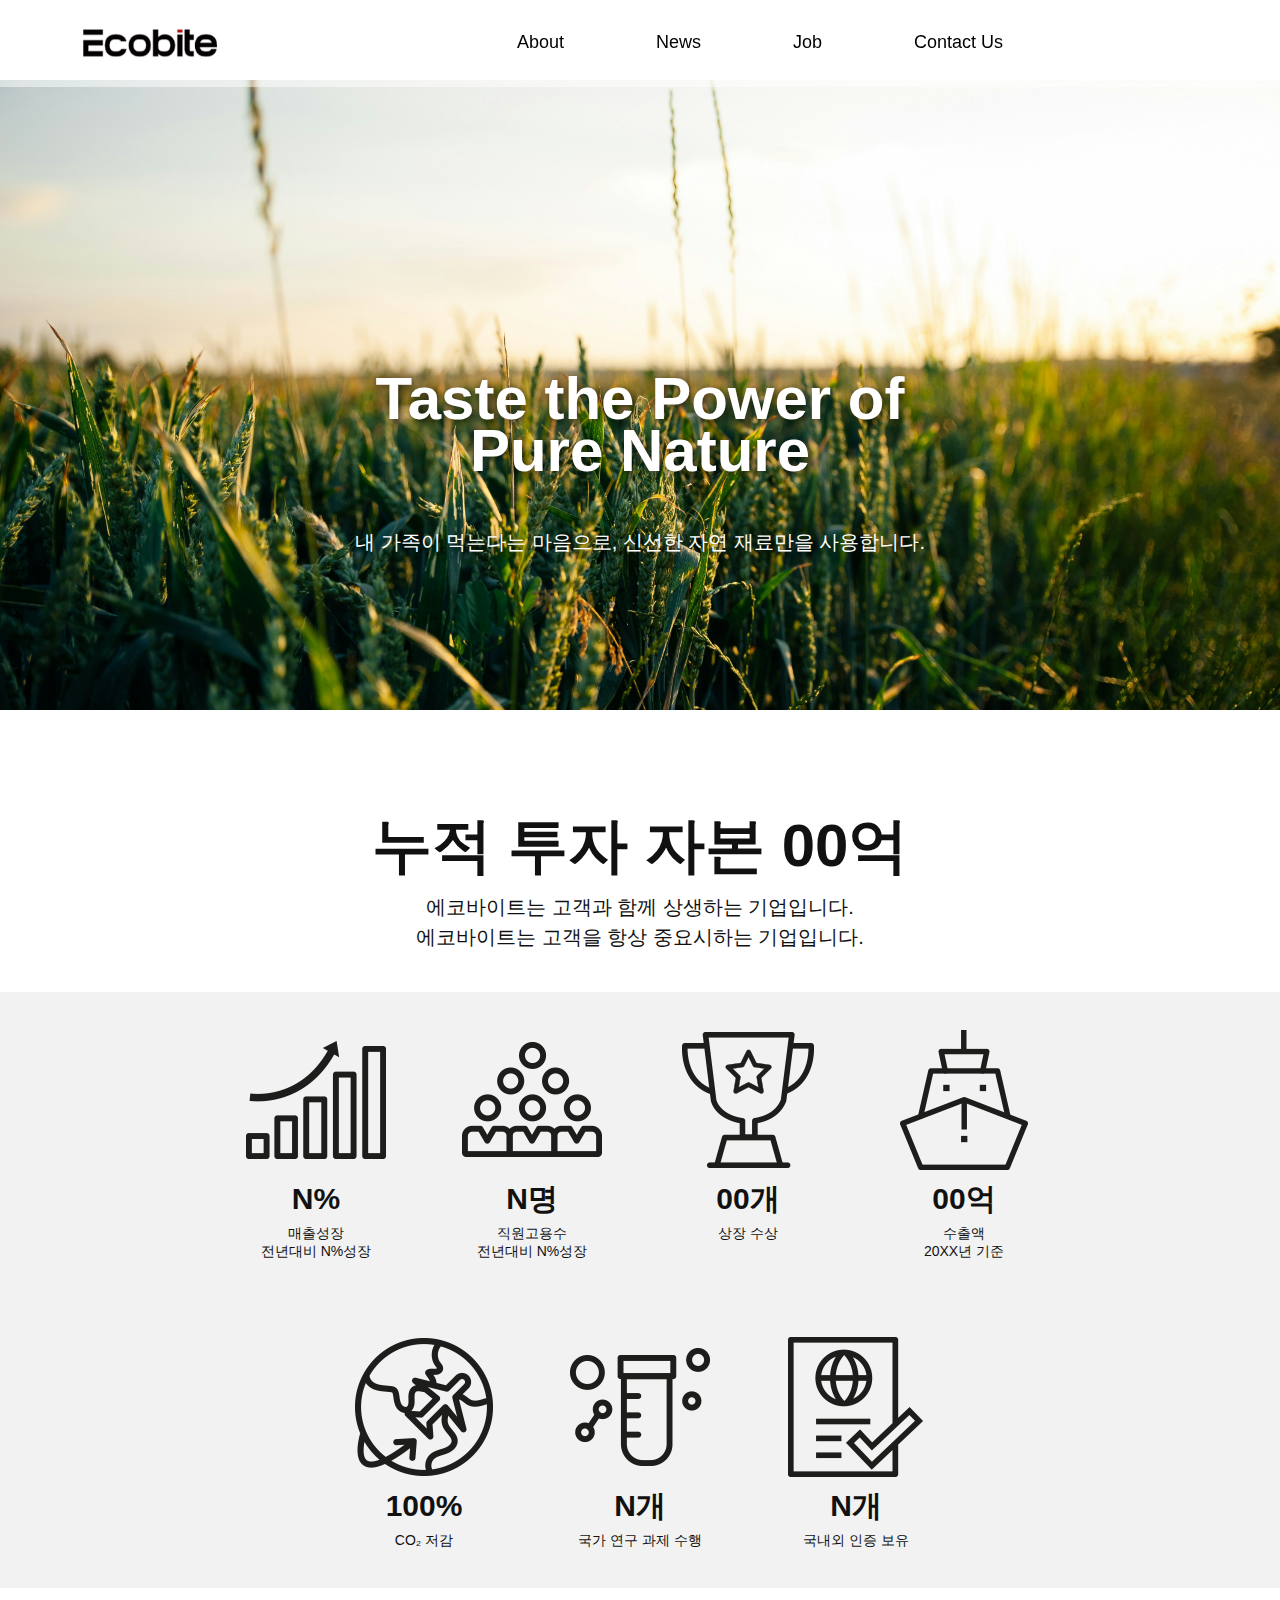
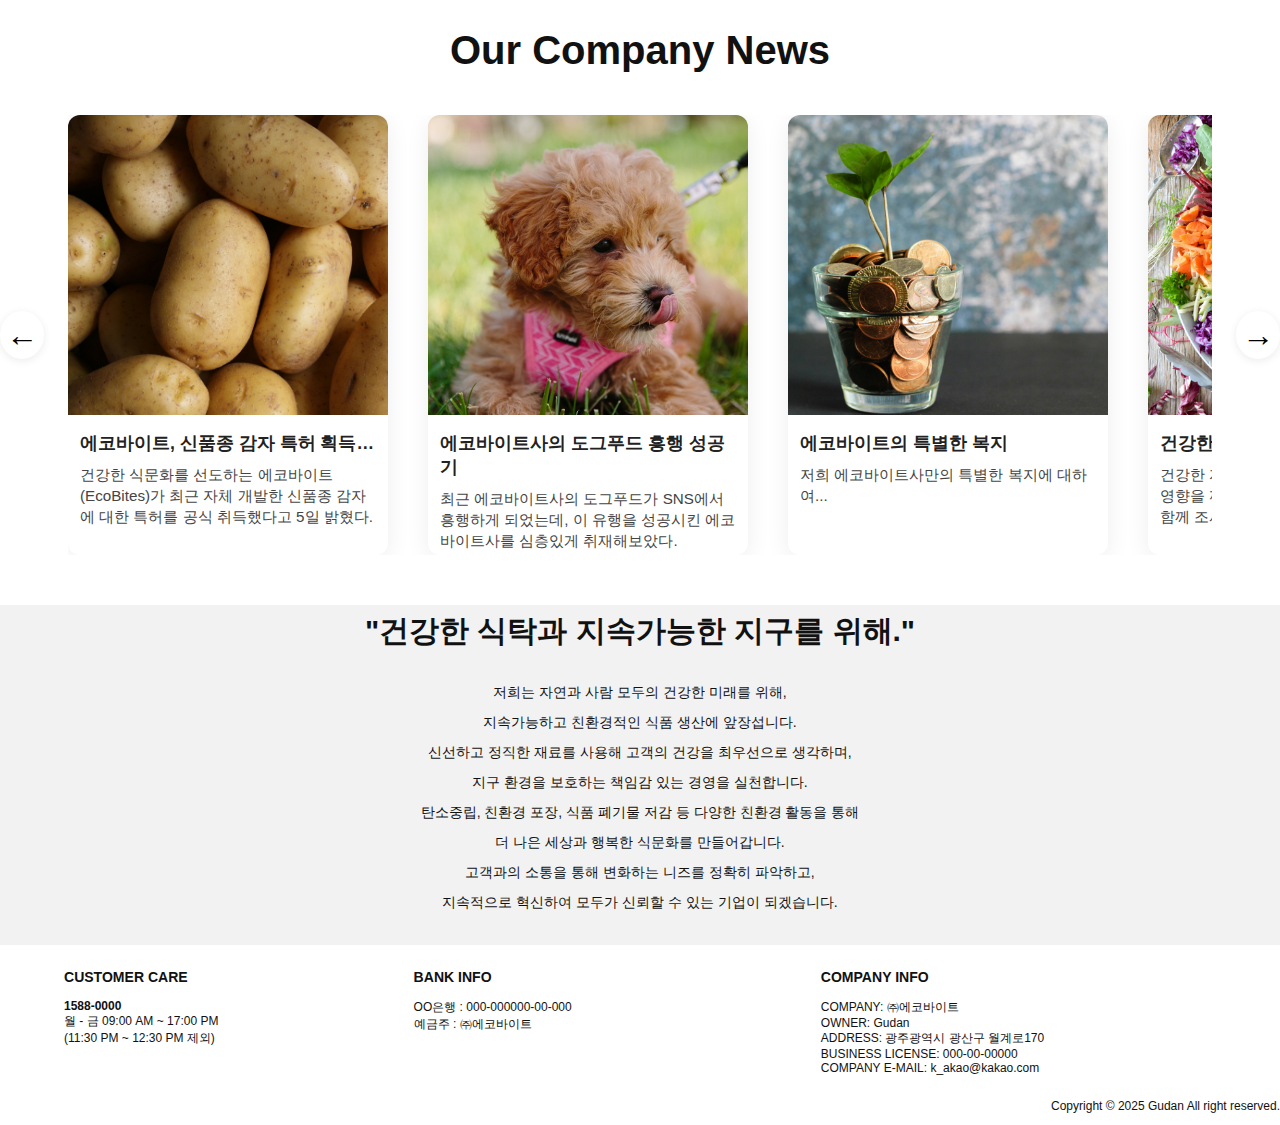
<file: index.html>
<!DOCTYPE html>
<html lang="en">
<head>   
    <meta charset="UTF-8">
    <meta name="viewport" content="width=device-width, initial-scale=1.0">
    <title>㈜에코바이트</title>
    <link rel="stylesheet" href="css/index.css">
    <!--<script src="/js/swiper.min.js"></script>-->
    <script src="js/index.js"></script>
    <script src="https://code.jquery.com/jquery-1.12.4.js"></script>
</head>
<body>
    <div id="header">
        <div class="header_sec01" id="comment_top">
            <a id="logo" class="logo logoup" href="index.html"></a>

            <div class="topmenu_area"><!-- 상단 메뉴 수정하는곳 -->
                <div class="1 category_menu "><a href="about.html">About</a>
    </div>
                <div class="2 category_menu "><a href="news.html">News</a>
    </div>
                <div class="4 category_menu"><a href="job.html">Job</a>
    </div>
                <div class="5 category_menu"><a href="contactus.html">Contact Us</a>
    </div>
            </div><!-- //topmenu_area -->
            <!-- 모바일 메뉴 -->
            <div class="mobile-menu">
                <a href="#none" class="mobile-menu__button">
                    <div class="hamburger" id="hamburgerBtn">
                        <span></span>
                        <span></span>
                        <span></span>
                      </div><!--<i class="fa fa-bars">|||</i>--></a>
            </div>

                <div class="mobile-overlay" id="mobileOverlay">
                    <div class="mobile-overlay__content">
                    <a href="#none" class="close-btn" id="closeOverlay">&times;</a>
                    <ul>
                      <li><a href="about.html">About</a></li>
                      <li><a href="news.html">News</a></li>
                      <li><a href="job.html">Job</a></li>
                      <li><a href="contactus.html">Contact Us</a></li>
                    </ul>
                </div></div>
            </div>
    </div>
    <div class="swiper-container swiper-container-horizontal">
        <div class="swiper-wrapper">
            <div class="swiper-slide swiper-slide-active">
                <div class="fade-img" id="imgA"></div>
                <div class="fade-img" id="imgB"></div>
                <div class="sliderText">
                    <h2>Taste the Power of Pure Nature</h2>
                    <p>내 가족이 먹는다는 마음으로, 신선한 자연 재료만을 사용합니다.</p>
                </div>
                
        </div>
    </div>
    <div class="main-box">
        <div class="investment">
            <div class="investment_text">
                <h2>누적 투자 자본 00억</h2>
                <p>에코바이트는 고객과 함께 상생하는 기업입니다.<br>에코바이트는 고객을 항상 중요시하는 기업입니다.</p>
            </div>
        </div>
        <div class="brand">
            <div class ="brand_1F">
                <div class="brand_img"><img src="img/fact1.png"><div class="brand_text">
                    <h3>N%</h3>매출성장<br>전년대비 N%성장
                </div></div>
                <div class="brand_img"><img src="img/fact2.png"><div class="brand_text">
                    <h3>N명</h3>직원고용수<br>전년대비 N%성장
                </div></div>
                <div class="brand_img"><img src="img/fact3.png"><div class="brand_text">
                    <h3>00개</h3>상장 수상
                </div></div>
                <div class="brand_img"><img src="img/fact4.png"><div class="brand_text">
                    <h3>00억</h3>수출액<br>20XX년 기준
                </div></div>
            </div>
            <div class ="brand_2F">
                <div class="brand_img"><img src="img/fact5.png"><div class="brand_text">
                    <h3>100%</h3>CO₂ 저감
                </div></div>
                <div class="brand_img"><img src="img/fact6.png"><div class="brand_text">
                    <h3>N개</h3>국가 연구 과제 수행
                </div></div>
                <div class="brand_img"><img src="img/fact7.png"><div class="brand_text">
                    <h3>N개</h3>국내외 인증 보유
                </div></div>
            </div>
            
    </div>
    <div class="news-carousel-section">
        <h1>Our Company News</h1>
        <div class="news-carousel-wrapper">
          <button class="carousel-arrow left" id="arrowLeft">&#8592;</button>
          <ul class="news-carousel" id="newsCarousel">
            <!-- 확장 -->
            <li class="brand_news"><a href="news.html?open=1" target="_blank">
                <img src="img/news1.jpg" class="img color">
                <div class="brands_description">
                  <h2>에코바이트, 신품종 감자 특허 획득…</h2>
                  <p>건강한 식문화를 선도하는 에코바이트(EcoBites)가 최근 자체 개발한 신품종 감자에 대한 특허를 공식 취득했다고 5일 밝혔다.</p>
                </div>
              </a></li>
            <li class="brand_news"><a href="news.html?open=2" target="_blank">
                <img src="img/news2.jpg" class="img color">
                <div class="brands_description">
                  <h2>에코바이트사의 도그푸드 흥행 성공기</h2>
                  <p>최근 에코바이트사의 도그푸드가 SNS에서 흥행하게 되었는데, 이 유행을 성공시킨 에코바이트사를 심층있게 취재해보았다.</p>
                </div>
              </a></li>
            <li class="brand_news"><a href="news.html?open=3" target="_blank">
                <img src="img/news3.jpg" class="img color">
                <div class="brands_description">
                  <h2>에코바이트의 특별한 복지</h2>
                  <p>저희 에코바이트사만의 특별한 복지에 대하여...</p>
                </div>
              </a></li>
              <li class="brand_news"><a href="news.html?open=4" target="_blank">
                <img src="img/news4.jpg" class="img color">
                <div class="brands_description">
                  <h2>건강한 음식이 몸을 건강하게 한다</h2>
                  <p>건강한 자연적인 음식이 사람의 몸에 어떠한 영향을 끼치는지에 대하여 에코바이트사와 함께 조사해보았다.</p>
                </div>
              </a></li>
            <li class="brand_news"><a href="news.html?open=5" target="_blank">
                <img src="img/news5.jpg" class="img color">
                <div class="brands_description">
                  <h2>에코바이트사 단기 수출액 N억 흑자 달성</h2>
                  <p>최근 에코바이트사의 제품이 SNS에서 흥행하여 해외로의 수출길에 올라 대한민국 최단기 N억 흑자 달성에 성공했다.</p>
                </div>
              </a></li>
            <li class="brand_news"><a href="news.html?open=6" target="_blank">
                <img src="img/news6.jpg" class="img color">
                <div class="brands_description">
                  <h2>에코바이트만의 특별한 작물 재배법</h2>
                  <p>에코바이트에서만 경험할수 있는 특별한 재배법을 이용하여 키운 작물로 만든 제품을 합리적인 가격으로 구매할수 있습니다.</p>
                </div>
              </a></li>
              <li class="brand_news"><a href="news.html?open=7" target="_blank">
                <img src="img/news6.jpg" class="img color">
                <div class="brands_description">
                    <h2>쓸거없어서 그냥만듬</h2>
                    <p>대충 아이디어 떨어졌다는건에 대하여...</p>
                </div>
              </a></li>
            <li class="brand_news"><a href="news.html?open=7" target="_blank">
                <img src="img/news6.jpg" class="img color">
                <div class="brands_description">
                    <h2>쓸거없어서 그냥만듬</h2>
                    <p>대충 아이디어 떨어졌다는건에 대하여...</p>
                </div>
              </a></li>
            <li class="brand_news"><a href="news.html?open=7" target="_blank">
                <img src="img/news6.jpg" class="img color">
                <div class="brands_description">
                    <h2>쓸거없어서 그냥만듬</h2>
                    <p>대충 아이디어 떨어졌다는건에 대하여...</p>
                </div>
              </a></li>
              <li class="brand_news"><a href="news.html?open=7" target="_blank">
                <img src="img/news6.jpg" class="img color">
                <div class="brands_description">
                    <h2>쓸거없어서 그냥만듬</h2>
                    <p>대충 아이디어 떨어졌다는건에 대하여...</p>
                </div>
              </a></li>
            <li class="brand_news"><a href="news.html?open=7" target="_blank">
                <img src="img/news6.jpg" class="img color">
                <div class="brands_description">
                    <h2>쓸거없어서 그냥만듬</h2>
                    <p>대충 아이디어 떨어졌다는건에 대하여...</p>
                </div>
              </a></li>
            <li class="brand_news"><a href="news.html?open=7" target="_blank">
                <img src="img/news6.jpg" class="img color">
                <div class="brands_description">
                    <h2>쓸거없어서 그냥만듬</h2>
                    <p>대충 아이디어 떨어졌다는건에 대하여...</p>
                </div>
              </a></li>
            
          </ul>
          <button class="carousel-arrow right" id="arrowRight">&#8594;</button>
        </div>
      </div>
      
      
    <div class="comment_box">
        <div class="comment_text">
            <h3>"건강한 식탁과 지속가능한 지구를 위해."</h3>
            <p>저희는 자연과 사람 모두의 건강한 미래를 위해,<br>
                지속가능하고 친환경적인 식품 생산에 앞장섭니다.<br>
                신선하고 정직한 재료를 사용해 고객의 건강을 최우선으로 생각하며,<br>
                지구 환경을 보호하는 책임감 있는 경영을 실천합니다.<br>
                탄소중립, 친환경 포장, 식품 폐기물 저감 등 다양한 친환경 활동을 통해<br>
                더 나은 세상과 행복한 식문화를 만들어갑니다.<br>
                고객과의 소통을 통해 변화하는 니즈를 정확히 파악하고,<br>
                지속적으로 혁신하여 모두가 신뢰할 수 있는 기업이 되겠습니다.</p>
        <br><br>
        </div>
    </div>

    <div class="contect_us">

            <div class="item-left">
                <h3>CUSTOMER CARE</h3>
                <p class="customerCare">
                    <strong>1588-0000</strong><br>월 - 금 09:00 AM ~ 17:00 PM<br>(11:30 PM ~ 12:30 PM 제외)</p>
            </div>
            <div class="item-right">
                <h3>BANK INFO</h3>
                <p>
                    OO은행 : 000-000000-00-000 <br>
                    예금주 : ㈜에코바이트
                </p>
            </div>

    <div class="item-center">
            <h3>COMPANY INFO</h3>
            <p>
                COMPANY: ㈜에코바이트<br>
                OWNER: Gudan<br>
                ADDRESS: 광주광역시 광산구 월계로170<br>
                BUSINESS LICENSE: 000-00-00000<br>
                COMPANY E-MAIL: k_akao@kakao.com
            </p>
        </div>
        
    </div>

    <div>
        <p class="copyright">Copyright © 2025 Gudan All right reserved.</p>
    </div>
    
</body>
</html>
</file>
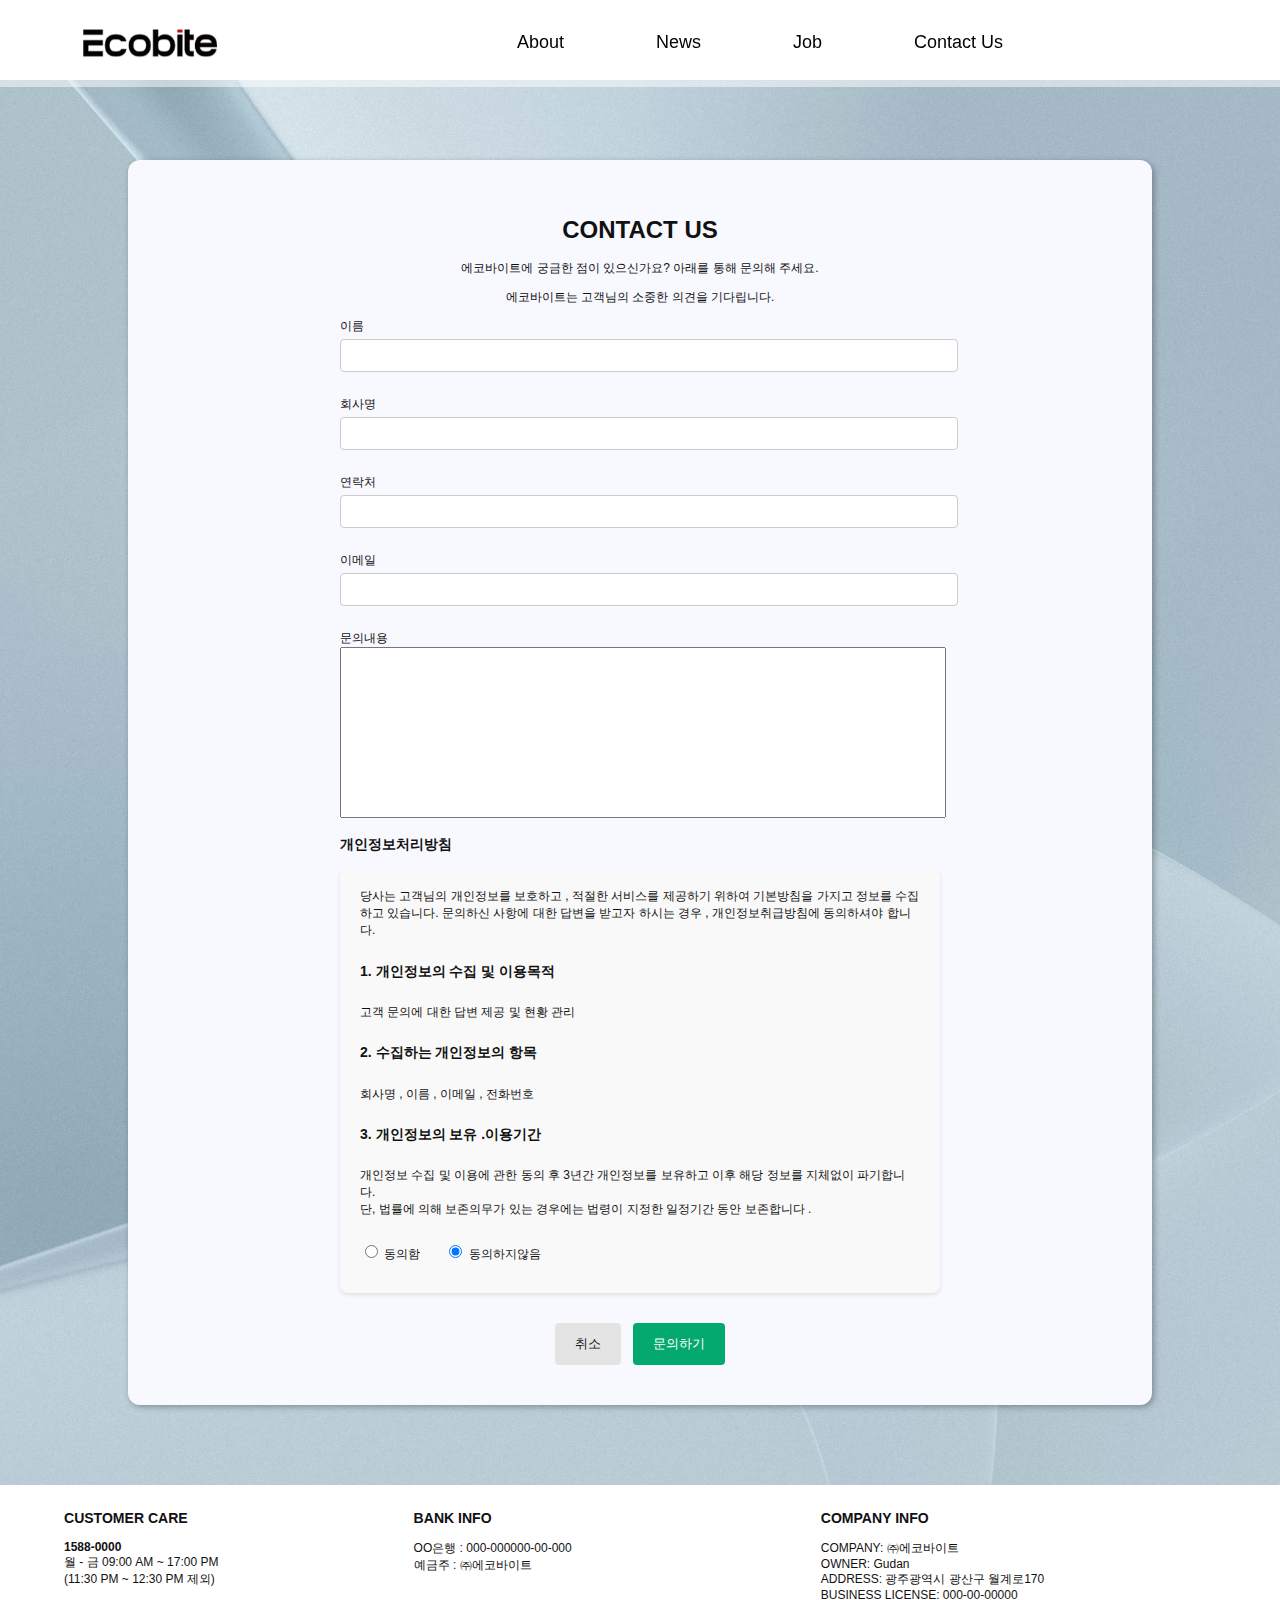
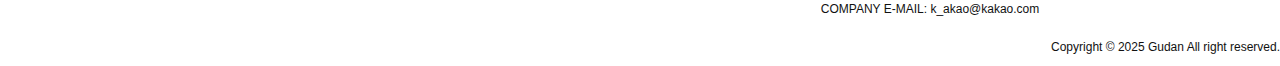
<file: contactus.html>
<!DOCTYPE html>
<html lang="en">
<head>   
    <meta charset="UTF-8">
    <meta name="viewport" content="width=device-width, initial-scale=1.0">
    <title>㈜에코바이트</title>
    <link rel="stylesheet" href="css/index.css">
    <link rel="stylesheet" href="css/contactus.css">
    <!--<script src="/js/swiper.min.js"></script>-->
    <script src="js/index.js"></script>
    <script src="https://code.jquery.com/jquery-1.12.4.js"></script>
    
</head>
<body>
    
    <div id="header">
        <div class="header_sec01" id="comment_top">
            <a id="logo" class="logo logoup" href="index.html"></a>

            <div class="topmenu_area"><!-- 상단 메뉴 수정하는곳 -->
                <div class="1 category_menu "><a href="about.html">About</a>
    </div>
                <div class="2 category_menu "><a href="news.html">News</a>
    </div>
                <div class="4 category_menu "><a href="job.html">Job</a>
    </div>
                <div class="5 category_menu"><a href="contactus.html">Contact Us</a>
    </div>
            </div><!-- //topmenu_area -->
            <!-- 모바일 메뉴 -->
            <div class="mobile-menu">
                <a href="#none" class="mobile-menu__button">
                    <div class="hamburger" id="hamburgerBtn">
                        <span></span>
                        <span></span>
                        <span></span>
                      </div><!--<i class="fa fa-bars">|||</i>--></a>
            </div>

                <div class="mobile-overlay" id="mobileOverlay">
                    <div class="mobile-overlay__content">
                    <a href="#none" class="close-btn" id="closeOverlay">&times;</a>
                    <ul>
                      <li><a href="about.html">About</a></li>
                      <li><a href="news.html">News</a></li>
                      <li><a href="job.html">Job</a></li>
                      <li><a href="contactus.html">Contact Us</a></li>
                    </ul>
                </div></div>
            </div>
    </div>
    <div class="contact_main">
        <div class="contact_title">
            
            <form id="contact-form">
                <h1>CONTACT US</h1>
                <p>에코바이트에 궁금한 점이 있으신가요? 아래를 통해 문의해 주세요.</p>
                <p>에코바이트는 고객님의 소중한 의견을 기다립니다.</p>
                <label>이름 <input type="text" name="name" required></label>
                <label>회사명 <input type="text" name="company"></label>
                <label>연락처 <input type="text" name="phone"></label>
                <label>이메일 <input type="email" name="email" required></label>
                <label>문의내용<textarea name="message" rows="6" required></textarea></label>
                <div class="privacy_policy_area">
                  <h3>개인정보처리방침</h3>
                  <div class="privacy_policy">
                    당사는 고객님의 개인정보를 보호하고 , 적절한 서비스를 제공하기 위하여 기본방침을 가지고 정보를 수집하고 있습니다. 문의하신 사항에 대한 답변을 받고자 하시는 경우 , 개인정보취급방침에 동의하셔야 합니다.
                    <br><h5>1. 개인정보의 수집 및 이용목적</h5>
                    고객 문의에 대한 답변 제공 및 현황 관리
                    <br><h5>2. 수집하는 개인정보의 항목</h5>
                    회사명 , 이름 , 이메일 , 전화번호
                    <br><h5>3. 개인정보의 보유 .이용기간</h5>
                    개인정보 수집 및 이용에 관한 동의 후 3년간 개인정보를 보유하고 이후 해당 정보를 지체없이 파기합니다.
                    <br>단, 법률에 의해 보존의무가 있는 경우에는 법령이 지정한 일정기간 동안 보존합니다 .
                    <div class="privacy_policy_check">
                        <label><input class="privacy_radio" type="radio" name="privacy" value="agree" required> 동의함</label>
                        <label><input class="privacy_radio" type="radio" name="privacy" value="disagree"checked> 동의하지않음</label>
                      </div>
                  </div>
                  
                </div>
                <div class="submit_area">
                    <button class="cancel" type="button" onclick=" location.href='index.html'">취소</button>
                    <button class="submit" type="button" id="submitBtn">문의하기</button>
                </div>
                
              </form>

        </div>
        </div>
    <div class="contect_us">

            <div class="item-left">
                <h3>CUSTOMER CARE</h3>
                <p class="customerCare">
                    <strong>1588-0000</strong><br>월 - 금 09:00 AM ~ 17:00 PM<br>(11:30 PM ~ 12:30 PM 제외)</p>
            </div>
            <div class="item-right">
                <h3>BANK INFO</h3>
                <p>
                    OO은행 : 000-000000-00-000 <br>
                    예금주 : ㈜에코바이트
                </p>
            </div>

    <div class="item-center">
            <h3>COMPANY INFO</h3>
            <p>
                COMPANY: ㈜에코바이트<br>
                OWNER: Gudan<br>
                ADDRESS: 광주광역시 광산구 월계로170<br>
                BUSINESS LICENSE: 000-00-00000<br>
                COMPANY E-MAIL: k_akao@kakao.com
            </p>
        </div>
        
    </div>

    <div>
        <p class="copyright">Copyright © 2025 Gudan All right reserved.</p>
    </div>
    <script src="js/cont.js"></script>
</body>
</html>
</file>
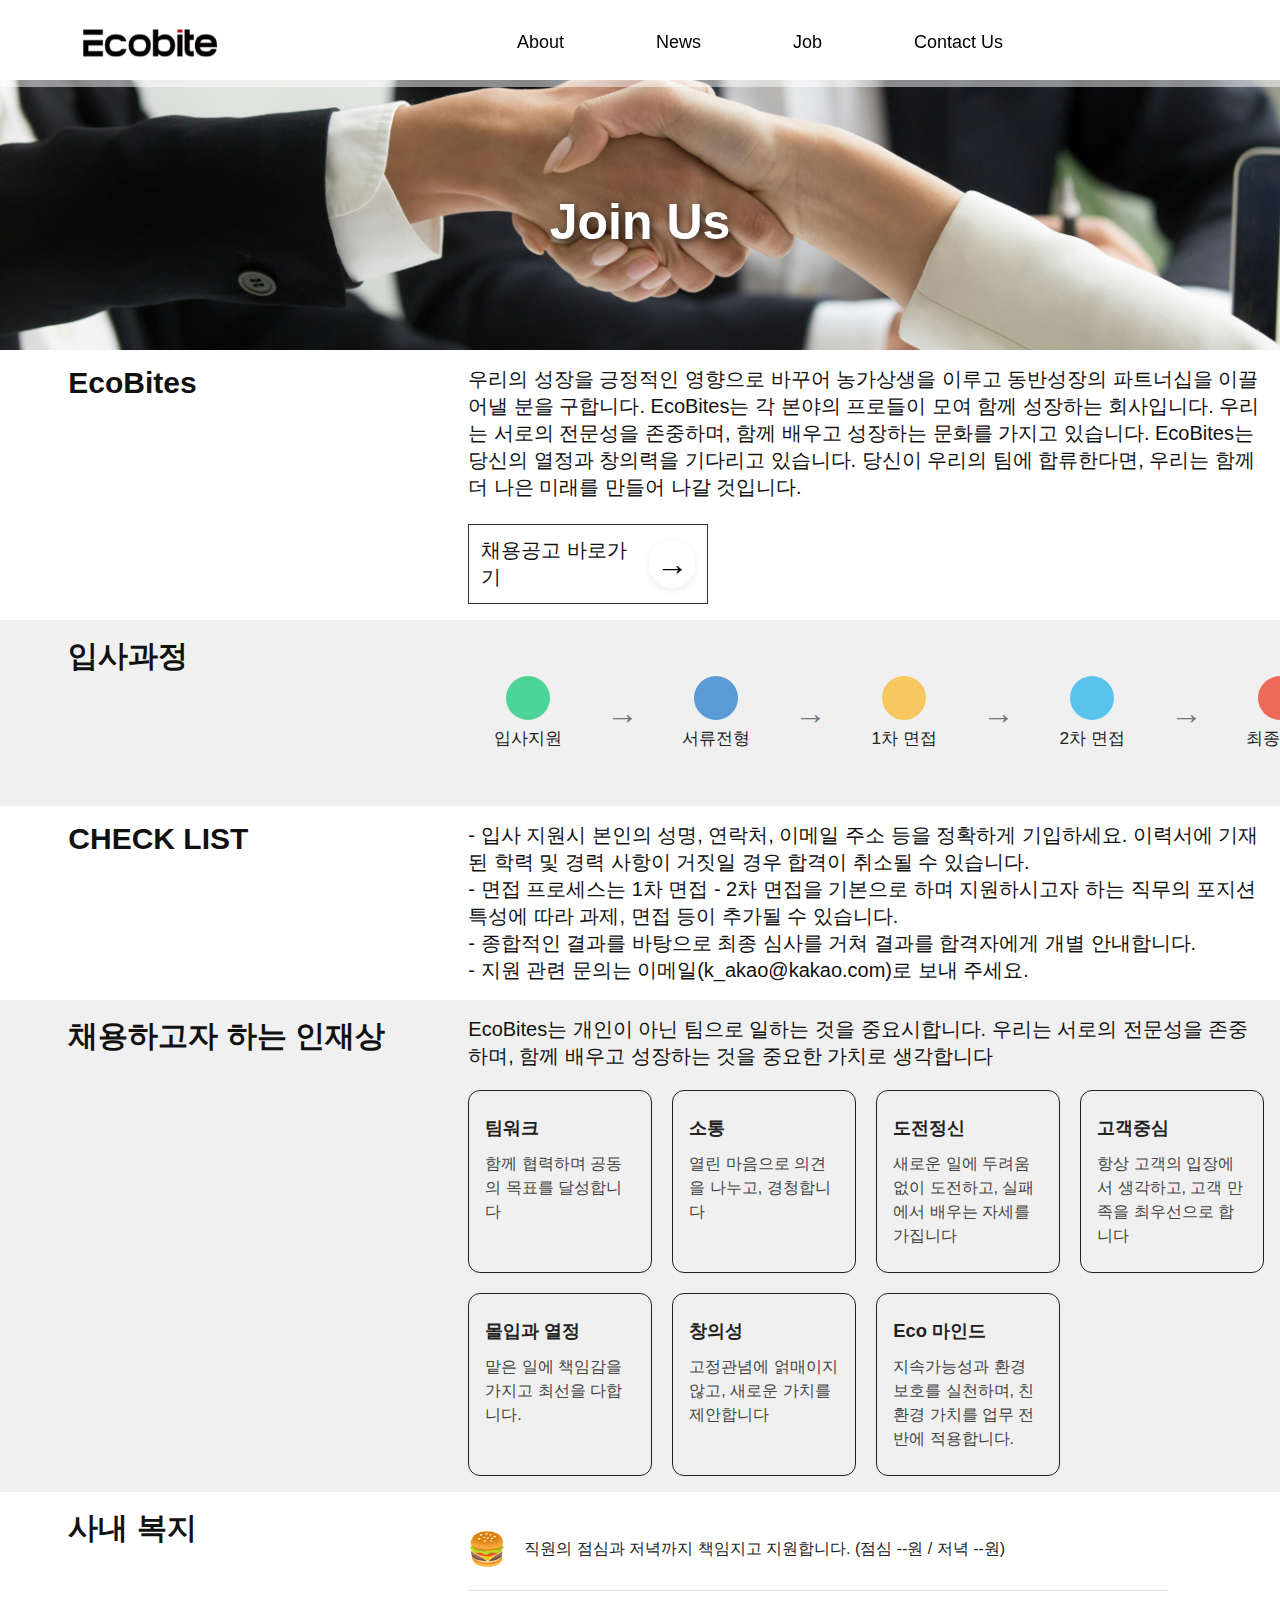
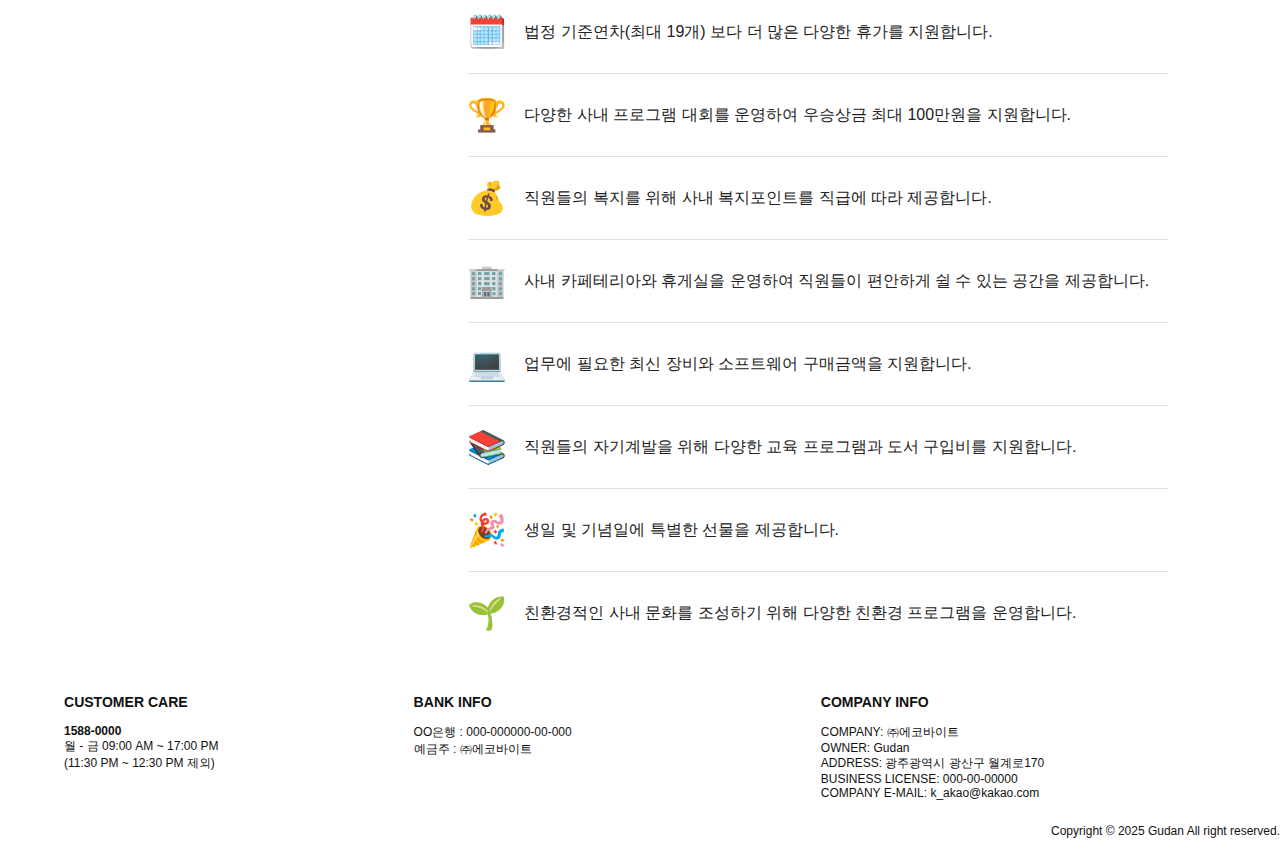
<file: job.html>
<!DOCTYPE html>
<html lang="en">
<head>   
    <meta charset="UTF-8">
    <meta name="viewport" content="width=device-width, initial-scale=1.0">
    <title>㈜에코바이트</title>
    <link rel="stylesheet" href="css/index.css">
    <link rel="stylesheet" href="css/job.css">
    <!--<script src="/js/swiper.min.js"></script>-->
    <script src="js/index.js"></script>
    <script src="https://code.jquery.com/jquery-1.12.4.js"></script>
</head>
<body>
    <div id="header">
        <div class="header_sec01" id="comment_top">
            <a id="logo" class="logo logoup" href="index.html"></a>

            <div class="topmenu_area"><!-- 상단 메뉴 수정하는곳 -->
                <div class="1 category_menu "><a href="about.html">About</a>
    </div>
                <div class="2 category_menu "><a href="news.html">News</a>
    </div>
                <div class="4 category_menu"><a href="job.html">Job</a>
    </div>
                <div class="5 category_menu"><a href="contactus.html">Contact Us</a>
    </div>
            </div><!-- //topmenu_area -->
            <!-- 모바일 메뉴 -->
            <div class="mobile-menu">
                <a href="#none" class="mobile-menu__button">
                    <div class="hamburger" id="hamburgerBtn">
                        <span></span>
                        <span></span>
                        <span></span>
                      </div><!--<i class="fa fa-bars">|||</i>--></a>
            </div>

                <div class="mobile-overlay" id="mobileOverlay">
                    <div class="mobile-overlay__content">
                    <a href="#none" class="close-btn" id="closeOverlay">&times;</a>
                    <ul>
                      <li><a href="about.html">About</a></li>
                      <li><a href="news.html">News</a></li>
                      <li><a href="job.html">Job</a></li>
                      <li><a href="contactus.html">Contact Us</a></li>
                    </ul>
                </div></div>
            </div>
    </div>
    <div class="top_padding"><h1>Join Us</h1></div>
        <div class="career">
            <div class="about_main_text">
                <div class="about_main_text_left">
                    EcoBites
                </div>
                <div class="about_main_text_right">
                    우리의 성장을 긍정적인 영향으로 바꾸어 농가상생을 이루고 동반성장의 파트너십을 이끌어낼 분을 구합니다. EcoBites는 각 본야의 프로들이 모여 함께 성장하는 회사입니다. 우리는 서로의 전문성을 존중하며, 함께 배우고 성장하는 문화를 가지고 있습니다. EcoBites는 당신의 열정과 창의력을 기다리고 있습니다. 당신이 우리의 팀에 합류한다면, 우리는 함께 더 나은 미래를 만들어 나갈 것입니다.
                    <br><br>
                    <a class="career_btn" href="https://www.notion.so/">채용공고 바로가기<button class="carousel-arrow right" id="arrowRight">&#8594;</button></a>
        
                </div>
        </div>
        <div class="about_main_text" id="ccbb">
            <div class="about_main_text_left">
                입사과정
            </div>
            <div class="about_main_text_right">
                <div class="timeline">
                    <div class="timeline-step">
                      <div class="timeline-icon" style="background:#4dd599;"></div>
                      <div class="timeline-label">입사지원</div>
                    </div>
                    <div class="timeline-arrow">→</div>
                    <div class="timeline-step">
                      <div class="timeline-icon" style="background:#5b9bd5;"></div>
                      <div class="timeline-label">서류전형</div>
                    </div>
                    <div class="timeline-arrow">→</div>
                    <div class="timeline-step">
                      <div class="timeline-icon" style="background:#f6c85f;"></div>
                      <div class="timeline-label">1차 면접</div>
                    </div>
                    <div class="timeline-arrow">→</div>
                    <div class="timeline-step">
                      <div class="timeline-icon" style="background:#5ac3ed;"></div>
                      <div class="timeline-label">2차 면접</div>
                    </div>
                    <div class="timeline-arrow">→</div>
                    <div class="timeline-step">
                      <div class="timeline-icon" style="background:#ed6a5a;"></div>
                      <div class="timeline-label">최종합격</div>
                    </div>
                  </div>
                  
                  </div>
                  
                  
    
            </div>
    </div>

    <div class="about_main_text">
        <div class="about_main_text_left">
            CHECK LIST
               </div>
        <div class="about_main_text_right">
            - 입사 지원시 본인의 성명, 연락처, 이메일 주소 등을 정확하게 기입하세요. 이력서에 기재된 학력 및 경력 사항이 거짓일 경우 합격이 취소될 수 있습니다.
            <br>
            - 면접 프로세스는 1차 면접 - 2차 면접을 기본으로 하며 지원하시고자 하는 직무의 포지션 특성에 따라 과제, 면접 등이 추가될 수 있습니다.
            <br>
            - 종합적인 결과를 바탕으로 최종 심사를 거쳐 결과를 합격자에게 개별 안내합니다.
            <br>
            - 지원 관련 문의는 이메일(k_akao@kakao.com)로 보내 주세요.

        </div>
</div>


<div class="about_main_text" id="ccbb">
    <div class="about_main_text_left">
        채용하고자 하는 인재상
           </div>
    <div class="about_main_text_right">
        EcoBites는 개인이 아닌 팀으로 일하는 것을 중요시합니다. 우리는 서로의 전문성을 존중하며, 함께 배우고 성장하는 것을 중요한 가치로 생각합니다
        <ul class="grid-list">
            <li class="grid-item">
              <span class="item-title">팀워크</span>
              <span class="item-desc">함께 협력하며 공동의 목표를 달성합니다</span>
            </li>
            <li class="grid-item">
              <span class="item-title">소통</span>
              <span class="item-desc">열린 마음으로 의견을 나누고, 경청합니다</span>
            </li>
            <li class="grid-item">
              <span class="item-title">도전정신</span>
              <span class="item-desc">새로운 일에 두려움 없이 도전하고, 실패에서 배우는 자세를 가집니다</span>
            </li>
            <li class="grid-item">
              <span class="item-title">고객중심</span>
              <span class="item-desc">항상 고객의 입장에서 생각하고, 고객 만족을 최우선으로 합니다</span>
            </li>
            <li class="grid-item">
              <span class="item-title">몰입과 열정</span>
              <span class="item-desc">맡은 일에 책임감을 가지고 최선을 다합니다.</span>
            </li>
            <li class="grid-item">
              <span class="item-title">창의성</span>
              <span class="item-desc">고정관념에 얽매이지 않고, 새로운 가치를 제안합니다</span>
            </li>
            <li class="grid-item">
              <span class="item-title">Eco 마인드</span>
              <span class="item-desc">지속가능성과 환경 보호를 실천하며, 친환경 가치를 업무 전반에 적용합니다.</span>
            </li>
          </ul>
          
    </div>
</div>


<div class="about_main_text">
    <div class="about_main_text_left">
        사내 복지
           </div>
    <div class="about_main_text_right">
        <ul class="benefit-list">
            <li>
              <span class="benefit-icon">🍔</span>
              <span class="benefit-text">직원의 점심과 저녁까지 책임지고 지원합니다. (점심 --원 / 저녁 --원)</span>
            </li>
            <li>
              <span class="benefit-icon">🗓️</span>
              <span class="benefit-text">법정 기준연차(최대 19개) 보다 더 많은 다양한 휴가를 지원합니다.</span>
            </li>
            <li>
              <span class="benefit-icon">🏆</span>
              <span class="benefit-text">다양한 사내 프로그램 대회를 운영하여 우승상금 최대 100만원을 지원합니다.</span>
            </li>
            <li>
                <span class="benefit-icon">💰</span>
                <span class="benefit-text">직원들의 복지를 위해 사내 복지포인트를 직급에 따라 제공합니다.</span>
              </li>

            <li>
                <span class="benefit-icon">🏢</span>
                <span class="benefit-text">사내 카페테리아와 휴게실을 운영하여 직원들이 편안하게 쉴 수 있는 공간을 제공합니다.</span>
            </li>
            <li>
                <span class="benefit-icon">💻</span>
                <span class="benefit-text">업무에 필요한 최신 장비와 소프트웨어 구매금액을 지원합니다.</span>
            </li>
            <li>
                <span class="benefit-icon">📚</span>
                <span class="benefit-text">직원들의 자기계발을 위해 다양한 교육 프로그램과 도서 구입비를 지원합니다.</span>
            </li>
            <li>
                <span class="benefit-icon">🎉</span>
                <span class="benefit-text">생일 및 기념일에 특별한 선물을 제공합니다.</span>
            </li>
            <li>
                <span class="benefit-icon">🌱</span>
                <span class="benefit-text">친환경적인 사내 문화를 조성하기 위해 다양한 친환경 프로그램을 운영합니다.</span>
            </li>
          </ul>
    </div>
</div>
            
        </div>

    <div class="contect_us">

            <div class="item-left">
                <h3>CUSTOMER CARE</h3>
                <p class="customerCare">
                    <strong>1588-0000</strong><br>월 - 금 09:00 AM ~ 17:00 PM<br>(11:30 PM ~ 12:30 PM 제외)</p>
            </div>
            <div class="item-right">
                <h3>BANK INFO</h3>
                <p>
                    OO은행 : 000-000000-00-000 <br>
                    예금주 : ㈜에코바이트
                </p>
            </div>

    <div class="item-center">
            <h3>COMPANY INFO</h3>
            <p>
                COMPANY: ㈜에코바이트<br>
                OWNER: Gudan<br>
                ADDRESS: 광주광역시 광산구 월계로170<br>
                BUSINESS LICENSE: 000-00-00000<br>
                COMPANY E-MAIL: k_akao@kakao.com
            </p>
        </div>
        
    </div>

    <div>
        <p class="copyright">Copyright © 2025 Gudan All right reserved.</p>
    </div>
</body>
</html>
</file>
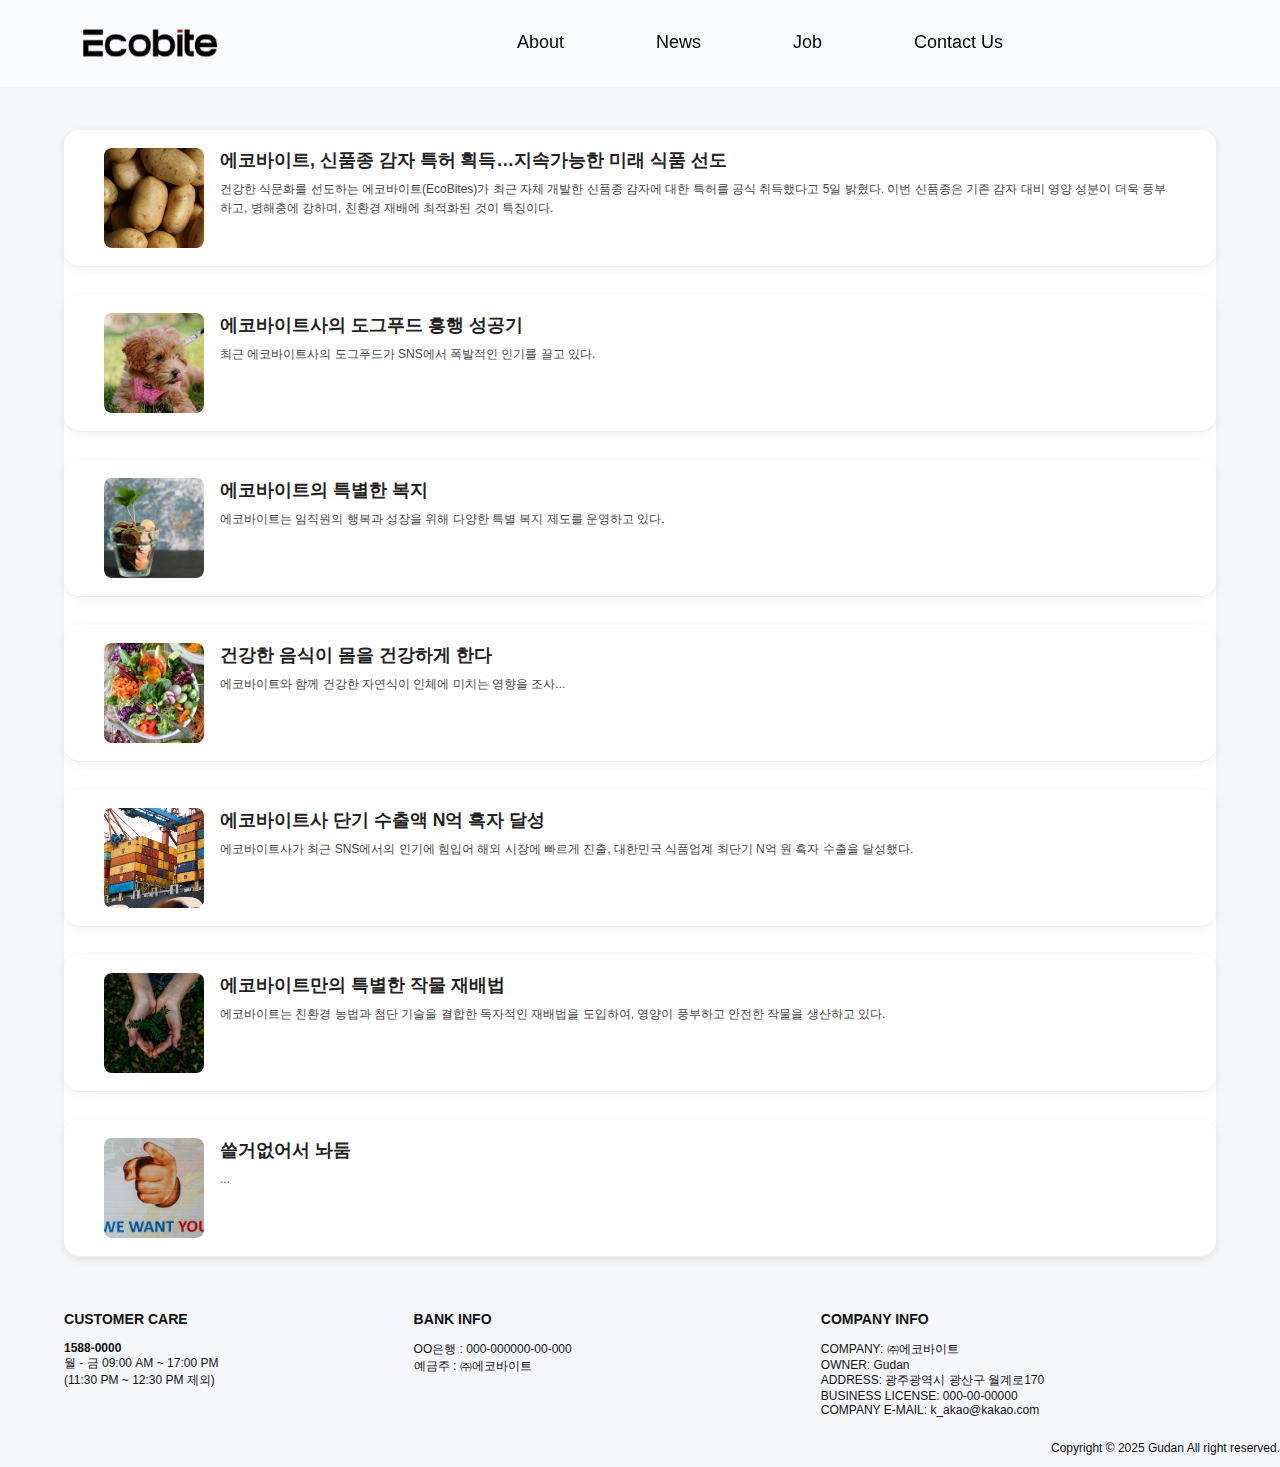
<file: news.html>
<!DOCTYPE html>
<html lang="en">
<head>   
    <meta charset="UTF-8">
    <meta name="viewport" content="width=device-width, initial-scale=1.0">
    <title>㈜에코바이트</title>
    <link rel="stylesheet" href="css/index.css">
    <link rel="stylesheet" href="css/news.css">
    <!--<script src="/js/swiper.min.js"></script>-->

</head>
<body>
    <div id="header">
        <div class="header_sec01" id="comment_top">
            <a id="logo" class="logo logoup" href="index.html"></a>

            <div class="topmenu_area"><!-- 상단 메뉴 수정하는곳 -->
                <div class="1 category_menu "><a href="about.html">About</a>
    </div>
                <div class="2 category_menu "><a href="news.html">News</a>
    </div>
                <div class="4 category_menu"><a href="job.html">Job</a>
    </div>
                <div class="5 category_menu"><a href="contactus.html">Contact Us</a>
    </div>
            </div><!-- //topmenu_area -->
            <!-- 모바일 메뉴 -->
            <div class="mobile-menu">
                <a href="#none" class="mobile-menu__button">
                    <div class="hamburger" id="hamburgerBtn">
                        <span></span>
                        <span></span>
                        <span></span>
                      </div><!--<i class="fa fa-bars">|||</i>--></a>
            </div>

                <div class="mobile-overlay" id="mobileOverlay">
                    <div class="mobile-overlay__content">
                    <a href="#none" class="close-btn" id="closeOverlay">&times;</a>
                    <ul>
                      <li><a href="about.html">About</a></li>
                      <li><a href="news.html">News</a></li>
                      <li><a href="job.html">Job</a></li>
                      <li><a href="contactus.html">Contact Us</a></li>
                    </ul>
                </div></div>
            </div>
    </div>
    <div class="top_padding"></div>
    <div>
    
        <ul class="news-list">
            <li class="news-item">
              <div class="news-link" data-news="1">
                <div class="news-thumb">
                  <img src="img/news1.jpg" alt="썸네일">
                </div>
                <div class="news-content">
                  <div class="news-title">에코바이트, 신품종 감자 특허 획득…지속가능한 미래 식품 선도</div>
                  <div class="news-description">
                    <p>건강한 식문화를 선도하는 에코바이트(EcoBites)가 최근 자체 개발한 신품종 감자에 대한 특허를 공식 취득했다고 5일 밝혔다. 이번 신품종은 기존 감자 대비 영양 성분이 더욱 풍부하고, 병해충에 강하며, 친환경 재배에 최적화된 것이 특징이다.</p>
                  </div>
                </div>
              </div>
              <div class="news-detail" id="news-detail-1">
                <div class="news-detail-inner">
                  <h4>에코바이트, 신품종 감자 특허 획득…지속가능한 미래 식품 선도</h4>
                  <div>
                    건강한 식문화를 선도하는 에코바이트(EcoBites)가 최근 자체 개발한 신품종 감자에 대한 특허를 공식 취득했다고 5일 밝혔다. 이번 신품종은 기존 감자 대비 영양 성분이 더욱 풍부하고, 병해충에 강하며, 친환경 재배에 최적화된 것이 특징이다.<br><br>
        에코바이트 연구진은 수년간의 교배와 선별 과정을 거쳐, 고품질의 맛과 식감을 유지하면서도 생산성과 저장성을 크게 높인 새로운 감자 품종 개발에 성공했다. 특히, 이 품종은 저탄소 농법과 유기농 재배에도 적합해 지속가능한 농업 실현에 한 걸음 더 다가섰다는 평가를 받고 있다.<br><br>
        에코바이트 관계자는 “이번 특허 획득은 건강과 환경을 모두 생각하는 에코바이트의 R&D 역량을 보여주는 성과”라며 “앞으로도 혁신적인 식품 개발로 모두의 건강한 식탁을 만들어가겠다”고 밝혔다.<br><br>
        이번 신품종 감자는 향후 에코바이트의 다양한 건강식 제품에 활용될 예정이며, 국내외 시장 진출도 적극 추진할 계획이다.
                  </div>
                </div>
              </div>
            </li>
            <!-- 추가 뉴스 항목 -->
            <li class="news-item">
              <div class="news-link" data-news="2">
                <div class="news-thumb">
                  <img src="img/news2.jpg" alt="썸네일">
                </div>
                <div class="news-content">
                  <div class="news-title">에코바이트사의 도그푸드 흥행 성공기</div>
                  <div class="news-description">
                    <p>최근 에코바이트사의 도그푸드가 SNS에서 폭발적인 인기를 끌고 있다.</p>
                  </div>
                </div>
              </div>
              <div class="news-detail" id="news-detail-2">
                <div class="news-detail-inner">
                  <h4>에코바이트사의 도그푸드 흥행 성공기</h4>
                  최근 에코바이트사의 도그푸드가 SNS에서 폭발적인 인기를 끌고 있다.<br><br>신선한 원료와 친환경 제조 공정, 그리고 반려견의 건강을 최우선으로 한 레시피가 입소문을 타며, 많은 소비자와 반려견 커뮤니티에서 화제가 되고 있다.<br><br>에코바이트는 업사이클링 채소 펄프와 지속가능한 단백질 등 차별화된 원료를 사용해 환경 보호와 영양을 모두 잡았다는 평가를 받고 있다.<br><br>이 유행의 중심에서 에코바이트는 트렌드에 민감한 소비자와 소통하며, 건강한 반려동물 문화를 선도하고 있다.
                </div>
              </div>
            </li>
            <!---->
            <li class="news-item">
                <div class="news-link" data-news="3">
                  <div class="news-thumb">
                    <img src="img/news3.jpg" alt="썸네일">
                  </div>
                  <div class="news-content">
                    <div class="news-title">에코바이트의 특별한 복지</div>
                    <div class="news-description">
                      <p>에코바이트는 임직원의 행복과 성장을 위해 다양한 특별 복지 제도를 운영하고 있다.</p>
                    </div>
                  </div>
                </div>
                <div class="news-detail" id="news-detail-3">
                  <div class="news-detail-inner">
                    <h4>에코바이트는 임직원의 행복과 성장을 위해 다양한 특별 복지 제도를 운영하고 있다.</h4>
                    에코바이트는 임직원의 행복과 성장을 위해 다양한 특별 복지 제도를 운영하고 있다.<br><br>유연근무제와 재택근무, 건강검진 및 심리상담 지원, 친환경 사내 식당 운영 등 직원들의 웰빙을 위한 복지가 마련되어 있다. 또한, 지역 농가와 연계한 신선식품 제공, 가족 돌봄 휴가 등 사회적 가치 실현에도 앞장서고 있다.<br><br>에코바이트만의 차별화된 복지는 임직원 만족도를 높이고, 건강한 기업문화를 만들어가고 있다.
                    </p>
                  </div>
                </div>
              </li>
              <!---->
              <li class="news-item">
                <div class="news-link" data-news="4">
                  <div class="news-thumb">
                    <img src="img/news4.jpg" alt="썸네일">
                  </div>
                  <div class="news-content">
                    <div class="news-title">건강한 음식이 몸을 건강하게 한다</div>
                    <div class="news-description">
                      <p>에코바이트와 함께 건강한 자연식이 인체에 미치는 영향을 조사...</p>
                    </div>
                  </div>
                </div>
                <div class="news-detail" id="news-detail-4">
                  <div class="news-detail-inner">
                    <h4>건강한 음식이 몸을 건강하게 한다</h4>
                    에코바이트와 함께 건강한 자연식이 인체에 미치는 영향을 조사한 결과, 신선한 채소와 과일, 가공되지 않은 식품이 면역력 증진과 만성질환 예방에 긍정적인 효과를 주는 것으로 나타났다.<br><br>실제로 에코바이트의 식단을 경험한 고객들은 에너지 증가, 소화 개선, 전반적인 건강 상태 향상을 체감하고 있다.<br><br>전문가들은 "진짜 음식이 건강을 지킨다"며, 에코바이트의 철학이 현대인들에게 꼭 필요한 변화임을 강조했다.
                  </div>
                </div>
              </li>
              <!---->
              <li class="news-item">
                <div class="news-link" data-news="5">
                  <div class="news-thumb">
                    <img src="img/news5.jpg" alt="썸네일">
                  </div>
                  <div class="news-content">
                    <div class="news-title">에코바이트사 단기 수출액 N억 흑자 달성</div>
                    <div class="news-description">
                      <p>에코바이트사가 최근 SNS에서의 인기에 힘입어 해외 시장에 빠르게 진출, 대한민국 식품업계 최단기 N억 원 흑자 수출을 달성했다.</p>
                    </div>
                  </div>
                </div>
                <div class="news-detail" id="news-detail-5">
                  <div class="news-detail-inner">
                    <h4>에코바이트사 단기 수출액 N억 흑자 달성</h4>
                    에코바이트사가 최근 SNS에서의 인기에 힘입어 해외 시장에 빠르게 진출, 대한민국 식품업계 최단기 N억 원 흑자 수출을 달성했다.<br><br>친환경 원료와 혁신적인 제품력, 그리고 글로벌 트렌드에 맞춘 마케팅 전략이 주효했다는 평가다.<br><br>에코바이트는 앞으로도 지속적으로 해외 시장을 확대하며, K-푸드의 새로운 가능성을 열어가겠다는 포부를 밝혔다.
                  </div>
                </div>
              </li>
              <!---->
              <li class="news-item">
                <div class="news-link" data-news="6">
                  <div class="news-thumb">
                    <img src="img/news6.jpg" alt="썸네일">
                  </div>
                  <div class="news-content">
                    <div class="news-title">에코바이트만의 특별한 작물 재배법</div>
                    <div class="news-description">
                      <p>에코바이트는 친환경 농법과 첨단 기술을 결합한 독자적인 재배법을 도입하여, 영양이 풍부하고 안전한 작물을 생산하고 있다.</p>
                    </div>
                  </div>
                </div>
                <div class="news-detail" id="news-detail-6">
                  <div class="news-detail-inner">
                    <h4>에코바이트만의 특별한 작물 재배법</h4>
                    에코바이트는 친환경 농법과 첨단 기술을 결합한 독자적인 재배법을 도입하여, 영양이 풍부하고 안전한 작물을 생산하고 있다.<br><br>수경재배, 스마트팜, 다품종 순환재배 등 다양한 혁신 기술을 활용해 토양과 수자원을 보호하며, 소비자에게 합리적인 가격으로 고품질 식품을 제공한다.<br><br>이러한 노력이 에코바이트 제품의 신뢰도와 경쟁력을 높이고 있다.
                  </div>
                </div>
              </li>
              <!---->
              <li class="news-item">
                <div class="news-link" data-news="7">
                  <div class="news-thumb">
                    <img src="img/join.jpg" alt="썸네일">
                  </div>
                  <div class="news-content">
                    <div class="news-title">쓸거없어서 놔둠</div>
                    <div class="news-description">
                      <p>...</p>
                    </div>
                  </div>
                </div>
                <div class="news-detail" id="news-detail-7">
                  <div class="news-detail-inner">
                    <h4>쓸게없다</h4>
                    ...
                  </div>
                </div>
              </li>
              <!---->
          </ul>
    
    </div>

    <div class="contect_us">

            <div class="item-left">
                <h3>CUSTOMER CARE</h3>
                <p class="customerCare">
                    <strong>1588-0000</strong><br>월 - 금 09:00 AM ~ 17:00 PM<br>(11:30 PM ~ 12:30 PM 제외)</p>
            </div>
            <div class="item-right">
                <h3>BANK INFO</h3>
                <p>
                    OO은행 : 000-000000-00-000 <br>
                    예금주 : ㈜에코바이트
                </p>
            </div>

    <div class="item-center">
            <h3>COMPANY INFO</h3>
            <p>
                COMPANY: ㈜에코바이트<br>
                OWNER: Gudan<br>
                ADDRESS: 광주광역시 광산구 월계로170<br>
                BUSINESS LICENSE: 000-00-00000<br>
                COMPANY E-MAIL: k_akao@kakao.com
            </p>
        </div>
        
    </div>

    <div>
        <p class="copyright">Copyright © 2025 Gudan All right reserved.</p>
    </div>
    <script src="js/index.js"></script>
    <script src="js/news.js"></script>
</body>
</html>
</file>
<file: css/index.css>
#header {
    width: 100%;
    position: fixed;
    top: 0;
    left: 0;
    z-index: 1001;
    margin: 0 auto;
    border: 0;
  }
body{
  margin: 0;;
}
.logo {
    position: fixed;
    top: 0;
    left: 0;
    flex: 0 0 300px;
    width: 300px;
    height: 85px;
    background-size: contain;
    margin-right: 40px; /* 메뉴와 간격 */
    background-repeat: no-repeat; /* 추가! */
    background-position: center center;
}
.logoup {
    background-image: url(../img/logo2.png);
}
.logodown {
    background-image: url(../img/logo.png);
}
div {
    display: block;
    unicode-bidi: isolate;
}

.container-grid {
    display: flex;
    padding-left: calc((100% - 1200px) / 2);
    padding-right: calc((100% - 1200px) / 2);
}
.cboth:after {
    content: " ";
    display: block;
    clear: both;
}

.header_sec01 {
  position: fixed;
  top: 0;
  left: 0;
  width: 100%;
  z-index: 10;
    min-height: 85px;
    align-items: center;
    background-color: rgba(255, 255, 255, 0.5);
    display: flex;
    flex: 1;
    justify-content: space-between;
    transition: all 0.5s ease;
}
.cboth {
    clear: both;
}
.header__logo {
    position: fixed;
    width: 25%;
    height: 10%;
}

body, code {
    font: 0.75em "Poppins", "Noto Sans KR", Verdana, Dotum, AppleGothic, sans-serif;
    color: #111;
    background: #fff;
}

.header-open {
	overflow: hidden;
}

  
.header-sec01 .top_logo {
    display: flex;
    align-items: center;
}
.category_menu {
    display: inline-block;
    text-align: center;
    position: relative;
    margin: 0 34px;
    line-height: 85px;
}
.category_menu a {
    text-decoration: none;
    color: black;
    transition: color 0.3s;
  }
.footer {
    display: flex;
    background-color: red;
    justify-content: space-between;
    padding-top: 40px;
    padding-bottom: 40px;
    background-color: #fafafa;
    margin-top: 40px;
}
.sliderText {
    position: relative;
    display: flex;
    flex-direction: column;
    position: absolute;
    top: 50%;
    left: 50%;
    transform: translateX(-50%) translateY(-50%);
    justify-content: center;
    align-items: center;
    text-align: center;
    flex: 1;
    padding: 0 16px;
    z-index: 2;
}
.sliderText h2 {
    font-size: 60px;
    line-height: 52px;
    color: #fff;
    text-shadow: 2px 2px 8px rgba(0,0,0,0.7); /* 그림자 효과 */
}
.sliderText p{
    margin-top: 0;
    font-size: 20px;
    line-height: 30px;
    color: #fff;
    text-shadow: 2px 2px 8px rgba(0,0,0,0.7); /* 그림자 효과 */
}
h2 {
    display: block;
    font-size: 1.5em;
    margin-block-start: 0.83em;
    margin-block-end: 0.83em;
    margin-inline-start: 0px;
    margin-inline-end: 0px;
    font-weight: bold;
    unicode-bidi: isolate;
}
.topmenu_area {
    margin-left: 240px;
    width: calc(100% - 120px);
    display: flex;
    justify-content: center;
    align-items: center;
    gap: 24px;
    
  }
  .topmenu_area a{
    font-size: 18px;
  }
  .mobile-menu {
    display: none;
  }
  @media (max-width: 1000px) {
    .topmenu_area {
      display: none;
    }
    .mobile-menu {
      display: block;
      position: absolute;
      right: 24px;
      top: 24px;
      z-index: 2000;
    }
  }

.swiper-container,
.swiper-wrapper,
.swiper-slide {
  width: 100%;
  /* 필요하다면 height도 auto로 */
}
.swiper-slide{
    width: 100vw;
    height: 80vh; /* 원하는 높이 */
    /*background-image: url('img/main_img.jpg');*/
    background-size: cover;
    background-position: center;
    background-repeat: no-repeat;
    transition: background-image 0.2s ease-in-out;
}
.swiper-slide img {
    width: 100%;
    height: auto;
    display: block;
    max-width: 100%;
    max-height: 800px;
    min-width: 800px;  
    min-height: 600px; 
  }

/* 오버레이 메뉴 기본 숨김 */
/* 어두운 오버레이 배경 */
.mobile-overlay {
  display: none;
  position: fixed;
  z-index: 3000;
  top: 0; left: 0; right: 0; bottom: 0;
  width: 100vw;
  height: 100vh;
  background: rgba(0,0,0,0.5); /* 어두운 반투명 배경 */
}

/* 오버레이 메뉴 내용 */
.mobile-overlay__content {
  background: #fff;
  width: 95%;
  max-width: 95%;
  padding: 40px 24px 24px 24px;
  position: relative;
  box-shadow: 0 8px 32px rgba(0,0,0,0.15);
}

/* X(닫기) 버튼 */
.close-btn {
  position: absolute;
  top: 16px;
  right: 48px;
  font-size: 2rem;
  color: #111;
  text-decoration: none;
  cursor: pointer;
}

/* 메뉴 스타일 */
.mobile-overlay__content ul {
  list-style: none;
  margin: 0;
  padding: 0;
  margin-top: 24px;
}
.mobile-overlay__content ul li {
  margin-bottom: 32px;
}
.mobile-overlay__content ul li a {
  font-size: 2rem;
  color: #111;
  text-decoration: none;
  font-family: inherit;
}

/* PC에서는 오버레이 숨김 */
@media (min-width: 1000px) {
  .mobile-overlay {
    display: none !important;
  }
  .mobile-menu { display: none; }
}

.hamburger {
  width: 40px;
  height: 40px;
  display: flex;
  flex-direction: column;
  justify-content: center;
  align-items: center;
  cursor: pointer;
  z-index: 3001;
  border-radius: 8px;
}
.hamburger span {
  display: block;
  width: 24px;
  height: 3px;
  background: #111;
  margin: 4px 0;
  border-radius: 2px;
  transition: all 0.3s;
}
.investment_text{
  align-items: center;
}
.investment_text h2{
    font-size: 60px;
    line-height: 52px;
    color: #111;
    margin-top: 20px;
    margin-bottom: 20px;
    text-align: center;
}
.investment_text p{
    font-size: 20px;
    line-height: 30px;
    color: #111;
    text-align: center;
}
.brand{
  background-color: rgba(0,0,0,0.05);
  width: 100%;
  text-align: center;
  margin-top: 40px; 
}
.brand_1F,.brand_2F{
  display: flex;
  justify-content: center;
}
.brand_img{
  float: left;
  margin: 38px;
}
.brand_text{
  font-size: 14px;
  color: #111;
  text-align: center;
  margin-top: 0;
  margin-bottom: 0;
}
.brand_text h3{
  font-size: 30px;
  line-height: 52px;
  margin-top: 0;
  margin-bottom: 0;

}

.comment_box{
  text-align: center;
  background-color: rgba(0,0,0,0.05);
}
.comment_box h3{
  font-size: 30px;
  line-height: 52px;
  color: #111;
  margin-top: 20px;
  margin-bottom: 20px;}
.comment_box p{
  font-size: 14px;
  line-height: 30px;
  color: #111;
  margin-top: 0;
  margin-bottom: 0;
  margin-left: 50px;
  margin-right: 50px;
  text-align: center;
}
.news_container{
  text-align: center;
}
.news_box{
  display: flex;
  justify-content: center;
  align-items: center;
  margin: 0 40px;
}

.img.color{
  width: 100%;
  height: 300px;
}

.news-section {
  text-align: center;
  margin: 40px 0;
}

.news-section h1 {
  font-size: 2.5rem;
  margin-bottom: 32px;
}

ul.news {
  display: flex;
  justify-content: center;
  align-items: flex-start;
  gap: 40px;
  padding: 0;
  margin: 0 auto;
  list-style: none;
  max-width: 1100px;
}
.news-carousel-section {
  text-align: center;
  margin: 40px 0;
}
.news-carousel-section h1 {
  font-size: 2.5rem;
  margin-bottom: 32px;
}
.news-carousel-wrapper {
  display: flex;
  align-items: center;
  justify-content: center;
  position: relative;
  max-width: 1800px;
  min-height: 460px;
  margin: 0 auto;
}
.news-carousel {
  display: flex;
  gap: 40px;
  overflow-x: auto;
  scroll-behavior: smooth;
  padding: 0;
  margin: 0 16px;
  list-style: none;
  max-width: 1700px;
  scrollbar-width: none;        /* Firefox */
  -ms-overflow-style: none;   /* IE and Edge */
}
.news-carousel::-webkit-scrollbar {
  display: none;                /* Chrome, Safari, Opera */
}
.brand_news {
  background: #fff;
  border-radius: 12px;
  box-shadow: 0 4px 24px rgba(0,0,0,0.07);
  overflow: hidden;
  width: 320px;
  min-height: 440px;
  max-height: 440px;
  display: flex;
  flex-direction: column;
  align-items: center;
  transition: box-shadow 0.2s;
  flex: 0 0 320px; /* 고정 너비 */
}
.brand_news:hover {
  box-shadow: 0 8px 32px rgba(0,0,0,0.14);
}

.brand_news img {
  width: 100%;
  height: 210px;
  object-fit: cover;
  display: block;
}

.brands_description {
  padding: 16px 12px 24px 12px;
  text-align: left;
}

.brands_description h2 {
  font-size: 1.1rem;
  margin: 0 0 10px 0;
  color: #222;
}

.brands_description p {
  font-size: 0.95rem;
  color: #444;
  margin: 0;
}

/* 링크 스타일 */
.brand_news a {
  text-decoration: none;
  color: inherit;
  display: block;
  height: 100%;
}
.carousel-arrow {
  background: #fff;
  border: none;
  border-radius: 50%;
  box-shadow: 0 2px 8px rgba(0,0,0,0.08);
  width: 48px;
  height: 48px;
  font-size: 2rem;
  cursor: pointer;
  z-index: 2;
  position: relative;
  transition: background 0.2s;
}
.carousel-arrow:hover {
  background: #eee;
}
.carousel-arrow.left { margin-right: 8px; }
.carousel-arrow.right { margin-left: 8px; }


/* 반응형: 모바일에서 세로로 쌓이게 */
@media (max-width: 900px) {
  ul.news {
    flex-direction: column;
    align-items: center;
    gap: 32px;
  }
  .brand_news {
    width: 80vw;
    min-width: 260px;
    max-width: 400px;
  }
  .brand_1F, .brand_2F {
    flex-direction: column;
    align-items: center;
  }
  .news-carousel {
    gap: 16px;
    max-width: 95vw;
  }
}


.contect_us{
  display: flex;
  width: 90%;
  margin: 10px auto;
  gap: 12px;
}
.item-left {
  
  flex:1;
  width:30%;
  box-sizing: border-box;
}

.item-center{
  
  flex:1;
  margin: 0px 5%;
  width:30%;
  box-sizing: border-box;
}

.item-right{
  
  flex:1;
  width:30%;
  box-sizing: border-box;
}
.copyright{
  text-align: right;
  font-size: 12px;
}
.crossfade-container {
  position: relative;
  width: 100vw;
  height: 80vh;
  overflow: hidden;
}
.fade-img {
  position: absolute ;
  width: 100%;
  height: 70vh;
  object-fit: cover;
  margin-top: 80px; /* header 높이만큼 */
  background-size: cover;
  background-position: center;
  transition: opacity 1s;
  opacity: 0;
  top: 0px; left: 0px;
  z-index: 1;
}
.fade-img.show {
  opacity: 1;
}

body {
  padding-top: 80px; /* header 높이만큼 */
}
.main-box{
  z-index: 3;
}
</file>
<file: css/contactus.css>
.top_padding{
    padding-top: 90px;
}
form {
    max-width: 600px;
    margin: 40px auto;
  }
label {
    display: block;
    margin-bottom: 10px;
  }
input[type="text"], input[type="email"], input[type="file"] {
    width: 100%;
    padding: 8px;
    margin-top: 4px;
    margin-bottom: 14px;
    border: 1px solid #ccc;
    border-radius: 4px;
  }
button {
    background: #04AA6D;
    color: #fff;
    padding: 12px 20px;
    border: none;
    border-radius: 4px;
    cursor: pointer;
  }
  button:hover {
    background: #028a58;
  }
  #contact-form{
    margin: 20px;
    margin-top: 40px;
    margin-bottom: 40px;
  }
  #contact-form h1,#contact-form p{
    text-align: center;
  }
  #contact-form textarea{
    width: 100%;
    resize: none;        /* 크기 조절 비활성화 */
    overflow-y: auto;    /* 내용이 많아지면 세로 스크롤바 표시 */
    min-height: 165px;   /* 원하는 최소 높이 지정 */
    max-height: 165px;
  }
  .privacy_policy{
    margin: 0 auto;
    padding: 20px;
    background-color: #f9f9f9;
    border-radius: 8px;
    box-shadow: 0 2px 4px rgba(0, 0, 0, 0.1);
    max-width: 612px;
    text-align: left;
  }
  .privacy_policy h5{
    font-size: 14px;
  }
  .privacy_policy_check {
    margin-top: 24px;
    display: flex;
    gap: 24px; /* 버튼 사이 간격 조절 */
    align-items: center; /* 세로 중앙 정렬 */
  }
  .submit, .cancel{
    margin-top: 30px;
  }
  .submit_area{
    display: flex;
    justify-content: center; /* 가로 중앙 정렬 */
    align-items: center; /* 세로 중앙 정렬 */
    gap: 12px;
  }
  
  .cancel{
    background: #ddddddc0;
    color: #111;
    padding: 12px 20px;
    border: none;
    border-radius: 4px;
    cursor: pointer;
  }
  .cancel:hover {
    background: #ddd;
  }

  .contact_title{
    display: flex;
    justify-content: center;
    align-items: center;
    min-height: 100vh;
    width: 80%;
    margin: 80px auto;
    background-color: ghostwhite;
    border: none;
    border-radius: 12px;
    box-shadow:2px 2px 6px rgba(0,0,0,0.3); /* 그림자 효과 */;
  }

  .contact_main{
    display: flex;
    flex-direction: column;
    background-image: url('../img/con_back.jpg');
    background-size: cover;
    display: flex;
    align-items: center;      /* 세로 가운데 정렬 */
    justify-content: center;  /* 가로 가운데 정렬 */
  }
</file>
<file: css/job.css>
.top_padding{

    background: url(../img/joinus.jpg) no-repeat center center;
    width: 100%;
    height: 270px;
    background-size: cover;
    display: flex;
    align-items: center;      /* 세로 가운데 정렬 */
    justify-content: center;  /* 가로 가운데 정렬 */
}
#ccbb{
    background-color: rgb(240, 240, 240);
  }
.top_padding h1{
    color:rgb(255, 255, 255);
    font-size: 50px;
    font-weight: bold;
    text-align: center;
    margin-bottom: 20px; /* 제목과 본문 사이 여백 */
    text-shadow: 2px 2px 8px rgba(0,0,0,0.7); /* 그림자 효과 */
}
.about_main_text {
    display: flex;
    justify-content: space-between;
    align-items: flex-start; /* 세로 정렬 필요시 center로 변경 */
    flex-wrap: wrap; /* 줄바꿈 허용, 겹침 방지 */
    width: 100%;
    box-sizing: border-box;
    gap: 16px; /* div 사이 여백 */
    padding-bottom: 16px;
  }
  
  .about_main_text_left {
    padding-top: 16px;
    padding-left: 68.325px; /* 왼쪽 여백 */
    flex: 0 0 30%;   /* 왼쪽 div를 전체의 30%로 */
    min-width: 120px; /* 너무 작아지지 않도록 최소값 */
    font-size: 30px;
    font-weight: bold;
    
  }
  .about_main_text_right {
    flex: 1;         /* 오른쪽 div가 남은 공간 모두 차지 */
    padding-top: 16px;
    min-width: 180px;
    font-size: 20px;
    padding-right: 16px; /* 오른쪽 여백 */
  }
  .career_btn{
    display: flex;
        align-items: center;
        justify-content: space-between;
        cursor: pointer;
        width: 240px;
        padding: 12px;
        border: 1px solid #333;
        box-sizing: border-box;
        color: inherit;         /* 부모 요소의 글자색을 따라감 */
        text-decoration: none;  /* 밑줄 제거 */
    }
    .career_btn:hover{
        background-color: #7c7c7c;
        color: white;
    }

    .right-section {
        width: 100%;
        max-width: 700px;
        margin: 40px auto;
        margin-left: 0px;
      }
      .timeline {
        display: flex;
        align-items: center;
        justify-content: flex-start;
        gap: 0;
        margin: 40px 0;
      }
      .timeline-step {
        display: flex;
        flex-direction: column;
        align-items: center;
        min-width: 120px;
      }
      .timeline-icon {
        width: 44px;
        height: 44px;
        border-radius: 50%;
        margin-bottom: 6px;
      }
      .timeline-label {
        font-size: 1.08rem;
        font-weight: 500;
        color: #222;
        text-align: center;
      }
      .timeline-arrow {
        font-size: 2rem;
        color: #757575;
        margin: 0 18px;
        user-select: none;
        transition: transform 0.2s;
        line-height: 1;
      }


      .grid-list {
        display: grid;
        grid-template-columns: repeat(4, 1fr);
        grid-template-rows: repeat(2, 1fr);
        gap: 20px;
        padding: 0;
        padding-top: 20px;
        margin: 0;
        max-width: 900px;
        list-style: none;
      }
      
      .grid-item {
        border-radius: 12px;
        border: 1px solid #222;
        padding: 24px 16px;
        min-height: 120px;
        background: rgb(240, 240, 240);
        display: flex;
        flex-direction: column;
        justify-content: flex-start;
      }
      
      .item-title {
        font-size: 1.15rem;
        font-weight: bold;
        color: #222;
        margin-bottom: 12px;
        display: block;
      }
      
      .item-desc {
        font-size: 1rem;
        color: #444;
        line-height: 1.5;
      }
      
      .benefit-list {
        list-style: none;
        padding: 0;
        margin: 0 auto;
        margin-left: 0px;
        max-width: 700px;
      }
      .benefit-list li {
        display: flex;
        align-items: center;    /* 아이콘과 텍스트 세로 중앙 정렬 */
        gap: 18px;
        padding: 22px 0;
        border-bottom: 1px solid #e0e0e0;
      }
      .benefit-list li:last-child {
        border-bottom: none;
      }
      .benefit-icon {
        font-size: 2rem;
        width: 38px;
        height: 38px;
        display: flex;
        align-items: center;
        justify-content: center;
        flex-shrink: 0;
      }
      .benefit-text {
        font-size: 1rem;
        color: #222;
        line-height: 1.6;
      }
      

      @media (max-width: 1000px) {
        .timeline {
          flex-direction: column;
          align-items: center;
        }
        .timeline-step {
          flex-direction: row;
          align-items: center;
          min-width: 0;
          margin-bottom: 20px;
        }
        .timeline-icon {
          margin-bottom: 0;
          margin-right: 14px;
        }
        .timeline-label {
          text-align: left;
        }
        .timeline-arrow {
          transform: rotate(90deg); /* →를 ↓로 */
          margin: 8px 0;
        }
        .grid-list {
          grid-template-columns: 1fr;
          gap: 16px;
        }

        .career_btn{
              display: flex;
              align-items: center;
              justify-content: space-between;
              cursor: pointer;
              width: 180px;
              padding: 12px;
              border: 1px solid #333;
              box-sizing: border-box;
              color: inherit;         /* 부모 요소의 글자색을 따라감 */
              text-decoration: none;  /* 밑줄 제거 */
          }
      }
</file>
<file: css/news.css>
.top_padding{
    padding-top: 90px;
}
body {
  font-family: 'Pretendard', 'Noto Sans KR', Arial, sans-serif;
  background: #f5f7fa;
  margin: 0;
  padding: 0;
}
.news-list {
  list-style: none;
  padding: 0;
  margin: 40px auto;
  max-width: 90%;
  background: #fff;
  border-radius: 16px;
  box-shadow: 0 2px 8px rgba(0,0,0,0.04);
}
.news-item {
  background: #fff;
  border-radius: 16px;
  box-shadow: 0 2px 12px rgba(0,0,0,0.06);
  margin-bottom: 28px;
  transition: box-shadow 0.2s, transform 0.2s;
  border-bottom: 1px solid #eee;
  padding: 0 0 0 0;
}
.news-item:hover {
  box-shadow: 0 8px 24px rgba(0,0,0,0.13);
  transform: translateY(-3px) scale(1.02);
}
.news-link {
  display: flex;
  align-items: flex-start;
  cursor: pointer;
  width: 100%;
  min-height: 100px;
  padding: 18px 40px;
  box-sizing: border-box;
  transition: background 0.2s;
}
.news-link:hover {
  background: #f7fafb;
}
.news-thumb {
  width: 100px;
  height: 100px;
  flex-shrink: 0;
  border-radius: 8px;
  overflow: hidden;
  background: #fafafa;
  display: flex;
  align-items: center;
  justify-content: center;
}
.news-thumb img {
  width: 100%;
  height: 100%;
  object-fit: cover;
}
.news-content {
  padding-left: 16px;
  flex: 1;
  display: flex;
  flex-direction: column;
  justify-content: center;
}
.news-title {
  font-size: 1.1rem;
  font-weight: bold;
  margin-bottom: 8px;
  color: #222;
}
.news-description {
  display: -webkit-box;
  -webkit-line-clamp: 2;
  -webkit-box-orient: vertical;
  overflow: hidden;
  text-overflow: ellipsis;
  line-height: 1.6;
  max-height: calc(1.6em * 2);
  margin: 0;
  color: #444;
}
.news-description p { margin: 0; }

.news-detail {
  max-height: 0;
  overflow: hidden;
  opacity: 0;
  transition: max-height 0.5s cubic-bezier(0.4,0,0.2,1), opacity 0.4s, padding 0.4s;
  background: #fafbfc;
  border-radius: 0 0 12px 12px;
  margin: 0 40px;
  box-shadow: 0 2px 8px rgba(0,0,0,0.04);
  padding: 0 24px;
}
.news-detail.open {
  max-height: 500px;
  opacity: 1;
  padding: 24px;
}
.news-detail-inner {
  font-size: 1rem;
  color: #222;
}
@media (max-width: 600px) {
  .news-link, .news-detail { padding-left: 10px; padding-right: 10px; margin: 0 0; }
  .news-thumb { width: 70px; height: 70px; }
}
</file>
